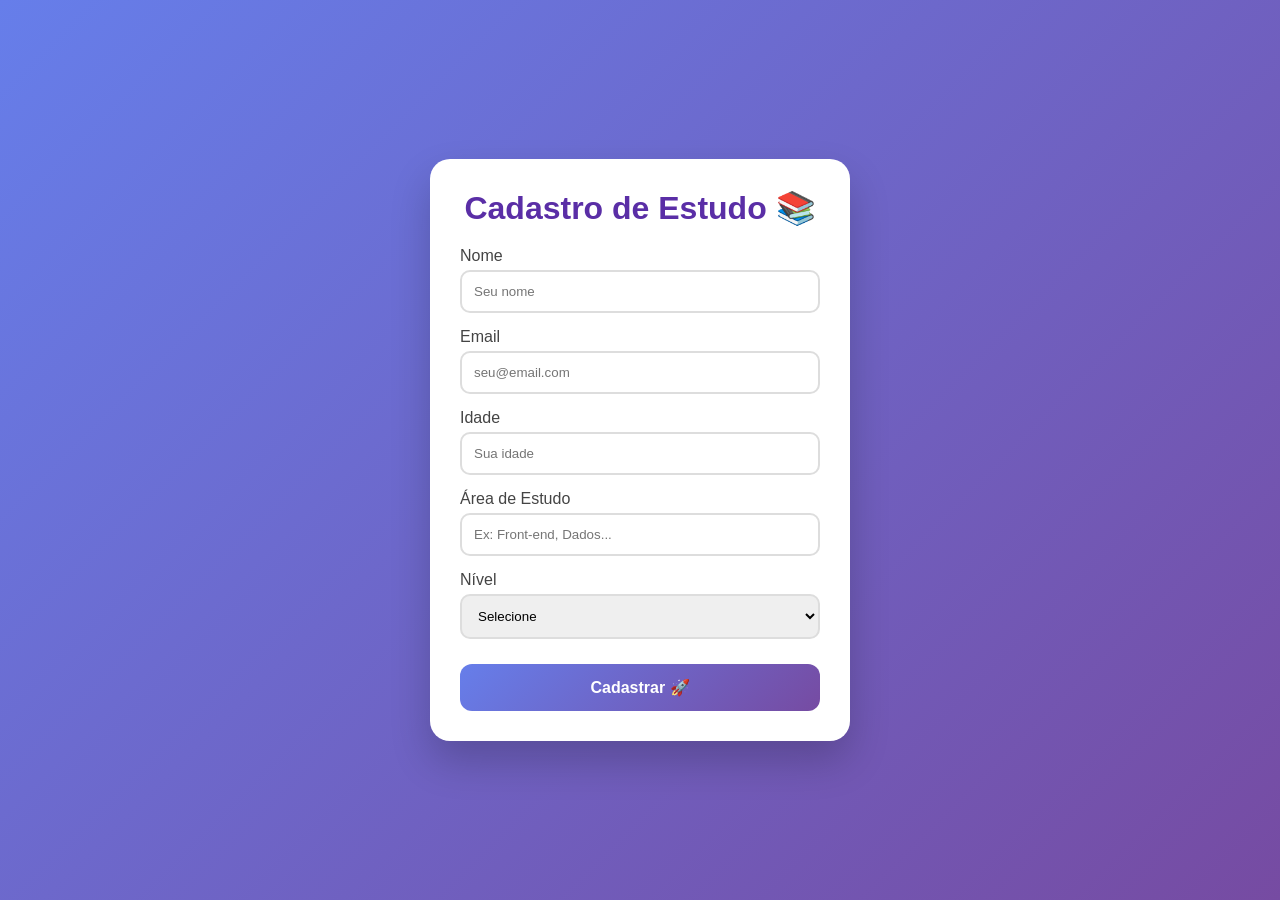
<file: index.html>
<!DOCTYPE html>
<html lang="pt-BR">
<head>
  <link rel="shortcut icon" href="form.png" type="image/x-icon">
  <meta charset="UTF-8" />
  <title>Cadastro Divertido</title>

  <style>
    * {
      margin: 0;
      padding: 0;
      box-sizing: border-box;
      font-family: "Poppins", sans-serif;
    }

    body {
      min-height: 100vh;
      background: linear-gradient(135deg, #667eea, #764ba2);
      display: flex;
      align-items: center;
      justify-content: center;
      padding: 20px;
    }

    .container {
      background: #fff;
      width: 100%;
      max-width: 420px;
      padding: 30px;
      border-radius: 20px;
      box-shadow: 0 20px 40px rgba(0,0,0,0.2);
      animation: fadeIn 0.8s ease;
    }

    @keyframes fadeIn {
      from {
        opacity: 0;
        transform: translateY(20px);
      }
      to {
        opacity: 1;
        transform: translateY(0);
      }
    }

    h1 {
      text-align: center;
      margin-bottom: 20px;
      color: #5a2ea6;
    }

    label {
      display: block;
      margin-top: 15px;
      font-weight: 500;
      color: #444;
    }

    input, select {
      width: 100%;
      padding: 12px;
      margin-top: 5px;
      border-radius: 10px;
      border: 2px solid #ddd;
      outline: none;
      transition: 0.3s;
    }

    input:focus, select:focus {
      border-color: #764ba2;
      box-shadow: 0 0 0 2px rgba(118,75,162,0.2);
    }

    button {
      width: 100%;
      margin-top: 25px;
      padding: 14px;
      border: none;
      border-radius: 12px;
      background: linear-gradient(135deg, #667eea, #764ba2);
      color: #fff;
      font-size: 16px;
      font-weight: 600;
      cursor: pointer;
      transition: 0.3s;
    }

    button:hover {
      transform: translateY(-2px);
      box-shadow: 0 10px 20px rgba(0,0,0,0.2);
    }

    .resultado {
      margin-top: 20px;
      background: #f5f3ff;
      padding: 15px;
      border-radius: 12px;
      display: none;
    }

    .resultado p {
      margin-bottom: 8px;
      color: #333;
    }

    .emoji {
      text-align: center;
      font-size: 32px;
      margin-bottom: 10px;
    }

    .card-alerta {
      margin-top: 20px;
      padding: 20px;
      border-radius: 16px;
      background: linear-gradient(135deg, #667eea, #764ba2);
      display: none;
      animation: aparecer 0.6s ease;
    }

    .card-alerta p {
      text-align: center;
      color: #fff;
    }

    .card-alerta .icone {
      font-size: 32px;
      text-align: center;
      margin-bottom: 10px;
      color: #fff;
    }

    @keyframes aparecer {
      from {
        opacity: 0;
        transform: translateY(20px) scale(0.95);
      }
      to {
        opacity: 1;
        transform: translateY(0) scale(1);
      }
    }
  </style>
</head>

<body>

  <div class="container">
    <h1>Cadastro de Estudo 📚</h1>

    <form id="formCadastro">
      <label>Nome</label>
      <input type="text" id="nome" placeholder="Seu nome" required>

      <label>Email</label>
      <input type="email" id="email" placeholder="seu@email.com" required>

      <label>Idade</label>
      <input type="number" id="idade" min="1" placeholder="Sua idade">

      <label>Área de Estudo</label>
      <input type="text" id="area" placeholder="Ex: Front-end, Dados...">

      <label>Nível</label>
      <select id="nivel">
        <option value="">Selecione</option>
        <option>Iniciante</option>
        <option>Intermediário</option>
        <option>Avançado</option>
      </select>

      <button type="submit">Cadastrar 🚀</button>
    </form>

    <div class="resultado" id="resultado">
      <div class="emoji">✨🎉</div>

      <p><strong>Que legal te ter por aqui</strong> <span id="rNome"></span></p>
      <p><strong>Email:</strong> <span id="rEmail"></span></p>
      <p><strong>Idade:</strong> <span id="rIdade"></span></p>
      <p><strong>Área:</strong> <span id="rArea"></span> (Uma ótima área para estudar hein?!)</p>
      <p><strong>Nível:</strong> <span id="rNivel"></span></p>

      <div class="card-alerta" id="cardAlerta">
        <div class="icone">⚠️</div>
        <p id="textoAlerta"></p>
      </div>
    </div>
  </div>

  <script>
    const form = document.getElementById("formCadastro");
    const resultado = document.getElementById("resultado");

    form.addEventListener("submit", function(event) {
      event.preventDefault();

      const nome = document.getElementById("nome").value;
      const email = document.getElementById("email").value;
      const idade = Number(document.getElementById("idade").value);
      const area = document.getElementById("area").value;
      const nivel = document.getElementById("nivel").value;

      document.getElementById("rNome").textContent = nome;
      document.getElementById("rEmail").textContent = email;
      document.getElementById("rIdade").textContent = idade || "Não informado";
      document.getElementById("rArea").textContent = area || "Não informado";
      document.getElementById("rNivel").textContent = nivel || "Não informado";

      const cardAlerta = document.getElementById("cardAlerta");
      const textoAlerta = document.getElementById("textoAlerta");
      const iconeAlerta = cardAlerta.querySelector(".icone");

      if (idade && idade < 18) {
        iconeAlerta.textContent = "🌱";
        textoAlerta.textContent =
          `Aproveita sua juventude e investe bastante em ${area || "seus estudos"}! Cada passo agora conta muito 💜`;

        cardAlerta.style.display = "block";

      } else if (idade >= 18) {
        iconeAlerta.textContent = "🚀";
        textoAlerta.textContent =
          `Nunca é tarde pra crescer em ${area || "uma nova área"} ✨ Consistência e curiosidade levam longe!`;

        cardAlerta.style.display = "block";

      } else {
        cardAlerta.style.display = "none";
      }

      resultado.style.display = "block";
      resultado.scrollIntoView({ behavior: "smooth" });

      form.reset();
    });
  </script>

</body>
</html>
</file>
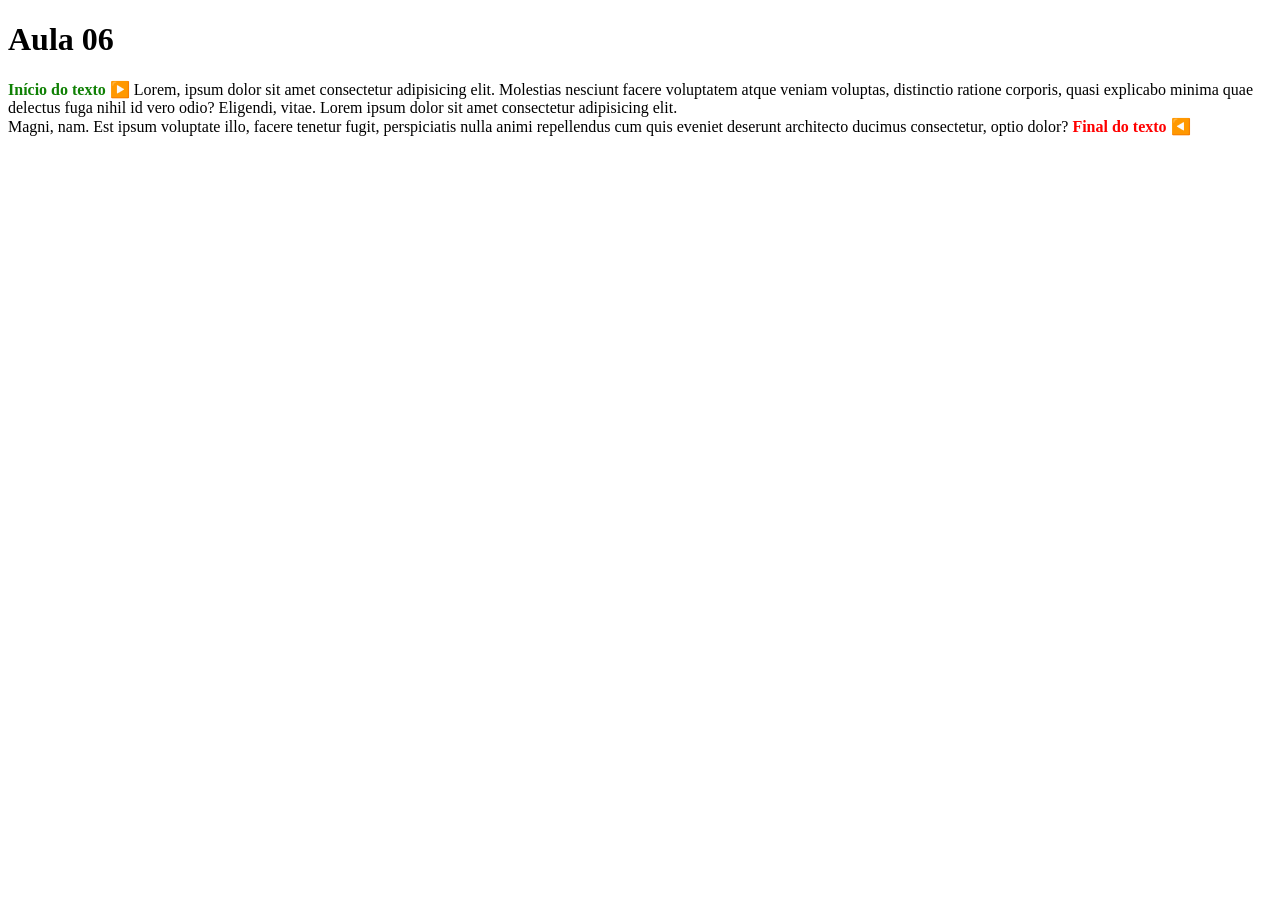
<file: aula06.html>
<!DOCTYPE html>
<html lang="pt-BR">
<head>
    <style>
        p::before{
            content: "Início do texto ▶️ ";
            color: rgb(15, 128, 4);
            font-weight: bold;
        }

        p::after{
            content: "Final do texto ◀️";
            color: red;
            font-weight: bold;
        }
    </style>
    <meta charset="UTF-8">
    <meta name="viewport" content="width=device-width, initial-scale=1.0">
    <title>Aula 06</title>
</head>
<body>

    <h1>Aula 06</h1>

    <p>
        Lorem, ipsum dolor sit amet consectetur adipisicing elit. Molestias nesciunt facere voluptatem atque veniam voluptas, distinctio ratione corporis, quasi explicabo minima quae delectus fuga nihil id vero odio? Eligendi, vitae. Lorem ipsum dolor sit amet consectetur adipisicing elit. 
        <br> Magni, nam. Est ipsum voluptate illo, facere tenetur fugit, perspiciatis nulla animi repellendus cum quis eveniet deserunt architecto ducimus consectetur, optio dolor?
    </p>

    <script>

let num = 0
while (num <= 10){
    console.log(num);
    num++;
}

    </script>
    
</body>
</html>
</file>
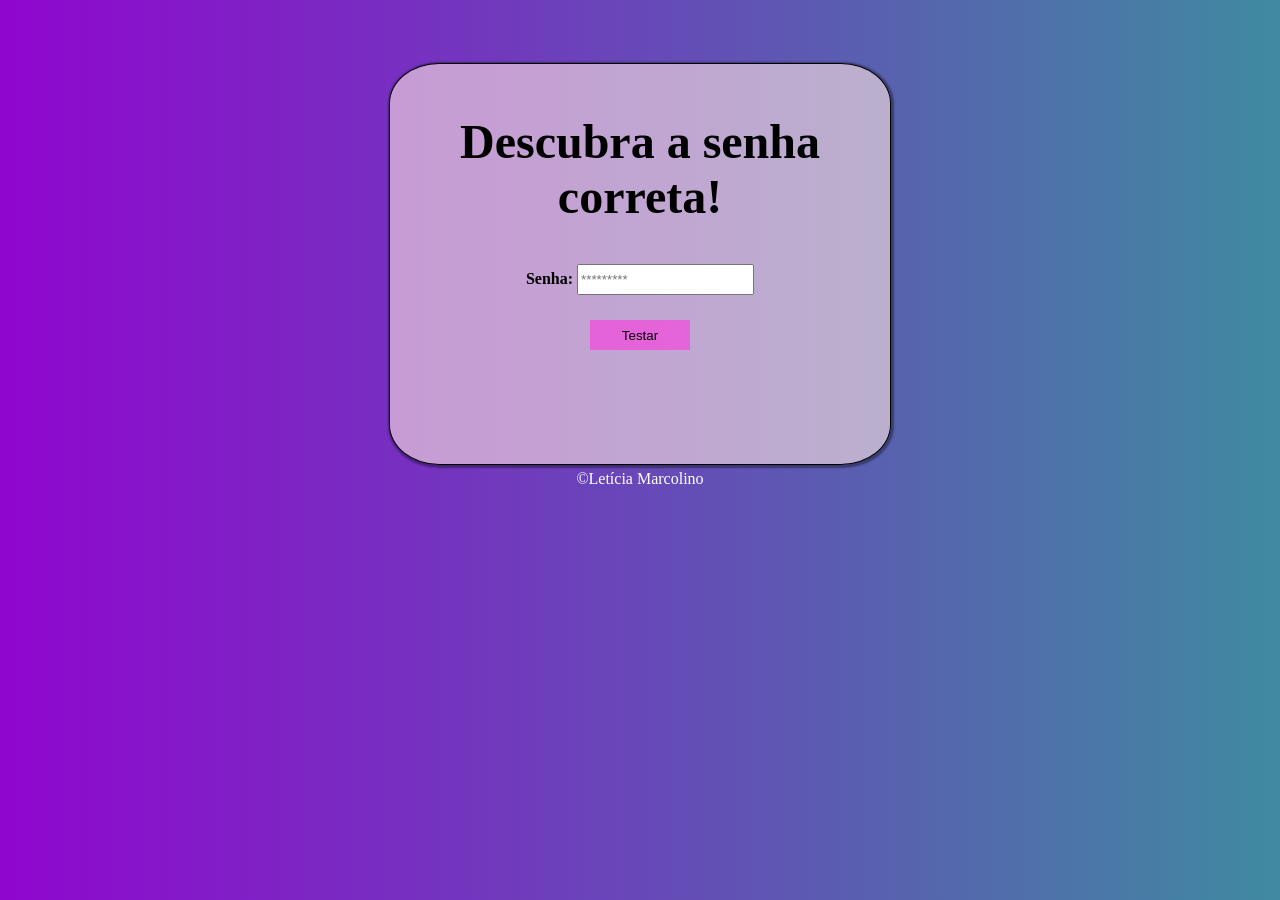
<file: while.html>
<!DOCTYPE html>
<html lang="pt-BR">
<head>

    <style>

    :root{
  --bg-color-1: #3f8aa1;
  --bg-color-2: #9006cf;
  --bg-color-3: #79d2efc1;
  --botao1: #fce3e39a;
  
    }
body{
    background: linear-gradient(270deg, var(--bg-color-1), var(--bg-color-2));
 
}


section{

    border: 1px solid #000000;
    width: 500px;
    height: 400px;
    margin: auto;
    margin-top: 5%;
    background-color: var(--botao1);
    border-radius: 10%;
    box-shadow: 1px 1px 2px 2px #00000060;
    text-align: center;
}
h1{
    margin-top: 10%;
    text-align: center;
    font-size: 3em;
}


.senha{
    font-weight: bolder;
    margin-top: 5%;
    margin-bottom: 5%;
}



#senha{
    
    height: 25px;
}

#testar{
    background-color: #ff34e194;
    border: none;
    height: 30px;
    width: 100px;
}

#testar:hover{
    background-color: #e208fa60;
    color: #000;
}

footer{
    text-align: center;
    color: #ffffff;
    margin-top: 5px;
}

    </style>
    <meta charset="UTF-8">
    <meta name="viewport" content="width=device-width, initial-scale=1.0">
    <title>Testando o while</title>
</head>
<body>

    <section>
<h1>Descubra a senha correta!</h1>



<div class="senha">Senha: <input type="password" name="senha" id="senha" placeholder="*********" value=""></div>


<button onclick="Testar()" id="testar">Testar</button>

    </section>

    <footer> ©Letícia Marcolino </footer>


    
<script>
function Testar() {
    let senhaCorreta = "2514";
    let campoSenha = document.getElementById("senha");
    let senha = campoSenha.value;

    while (senha !== senhaCorreta) {
        alert("Tente novamente, essa não é a senha correta!");
        campoSenha.value = "";      // limpa o input
        campoSenha.focus();         // (opcional) volta o cursor pro campo
        return;
    }

    alert("Acesso permitido!");
    campoSenha.value = "";
}
</script>




    
</body>
</html>
</file>
